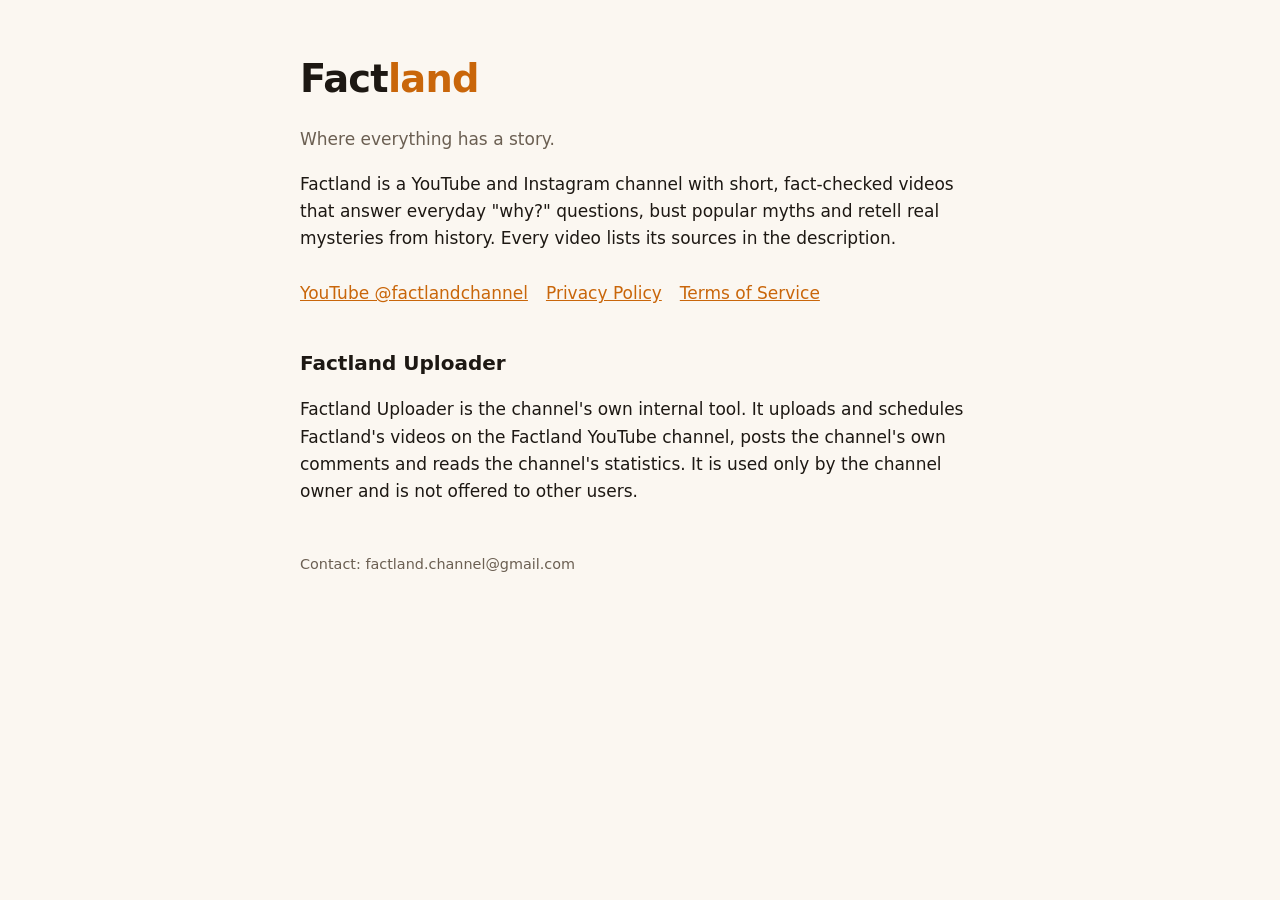
<file: index.html>
<!doctype html><html lang="en"><head><meta charset="utf-8"><meta name="viewport" content="width=device-width,initial-scale=1">
<meta name="google-site-verification" content="33D9BxLILlJQDvkstkVn_aLGIqGH-EaWR2Io2ZAVgOM" />
<title>Factland</title><link rel="stylesheet" href="style.css"></head><body><main>
<h1>Fact<b>land</b></h1><p class="mut">Where everything has a story.</p>
<p>Factland is a YouTube and Instagram channel with short, fact-checked videos that answer everyday "why?" questions, bust popular myths and retell real mysteries from history. Every video lists its sources in the description.</p>
<nav><a href="https://www.youtube.com/@factlandchannel">YouTube @factlandchannel</a><a href="privacy.html">Privacy Policy</a><a href="terms.html">Terms of Service</a></nav>
<h2>Factland Uploader</h2>
<p>Factland Uploader is the channel's own internal tool. It uploads and schedules Factland's videos on the Factland YouTube channel, posts the channel's own comments and reads the channel's statistics. It is used only by the channel owner and is not offered to other users.</p>
<footer>Contact: factland.channel@gmail.com</footer></main></body></html>
</file>
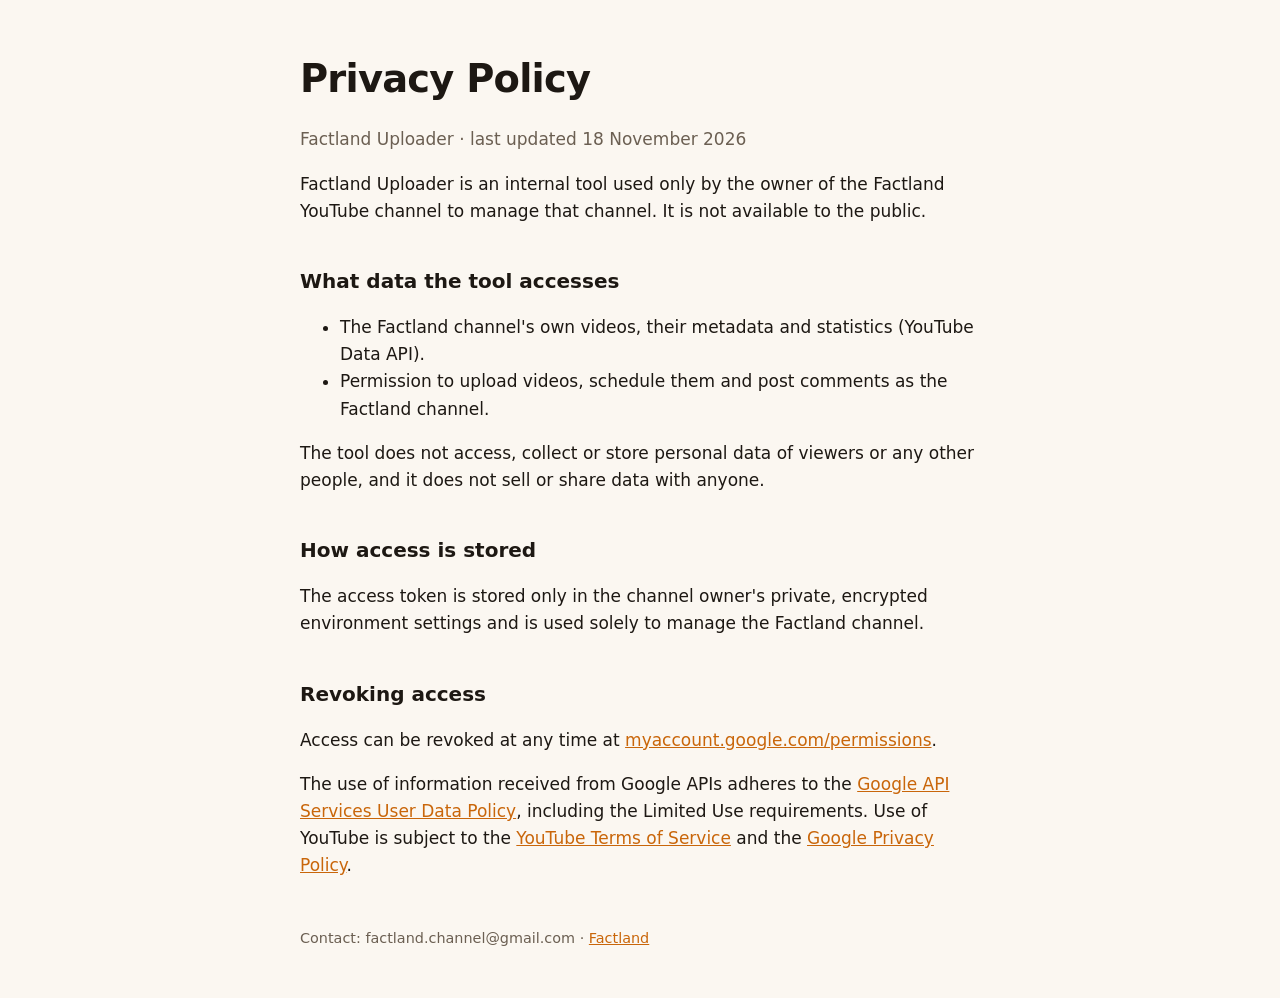
<file: privacy.html>
<!doctype html><html lang="en"><head><meta charset="utf-8"><meta name="viewport" content="width=device-width,initial-scale=1">
<title>Factland Privacy Policy</title><link rel="stylesheet" href="style.css"></head><body><main>
<h1>Privacy Policy</h1><p class="mut">Factland Uploader · last updated 18 November 2026</p>
<p>Factland Uploader is an internal tool used only by the owner of the Factland YouTube channel to manage that channel. It is not available to the public.</p>
<h2>What data the tool accesses</h2>
<ul><li>The Factland channel's own videos, their metadata and statistics (YouTube Data API).</li>
<li>Permission to upload videos, schedule them and post comments as the Factland channel.</li></ul>
<p>The tool does not access, collect or store personal data of viewers or any other people, and it does not sell or share data with anyone.</p>
<h2>How access is stored</h2>
<p>The access token is stored only in the channel owner's private, encrypted environment settings and is used solely to manage the Factland channel.</p>
<h2>Revoking access</h2>
<p>Access can be revoked at any time at <a href="https://myaccount.google.com/permissions">myaccount.google.com/permissions</a>.</p>
<p>The use of information received from Google APIs adheres to the <a href="https://developers.google.com/terms/api-services-user-data-policy">Google API Services User Data Policy</a>, including the Limited Use requirements. Use of YouTube is subject to the <a href="https://www.youtube.com/t/terms">YouTube Terms of Service</a> and the <a href="https://policies.google.com/privacy">Google Privacy Policy</a>.</p>
<footer>Contact: factland.channel@gmail.com · <a href="index.html">Factland</a></footer></main></body></html>
</file>
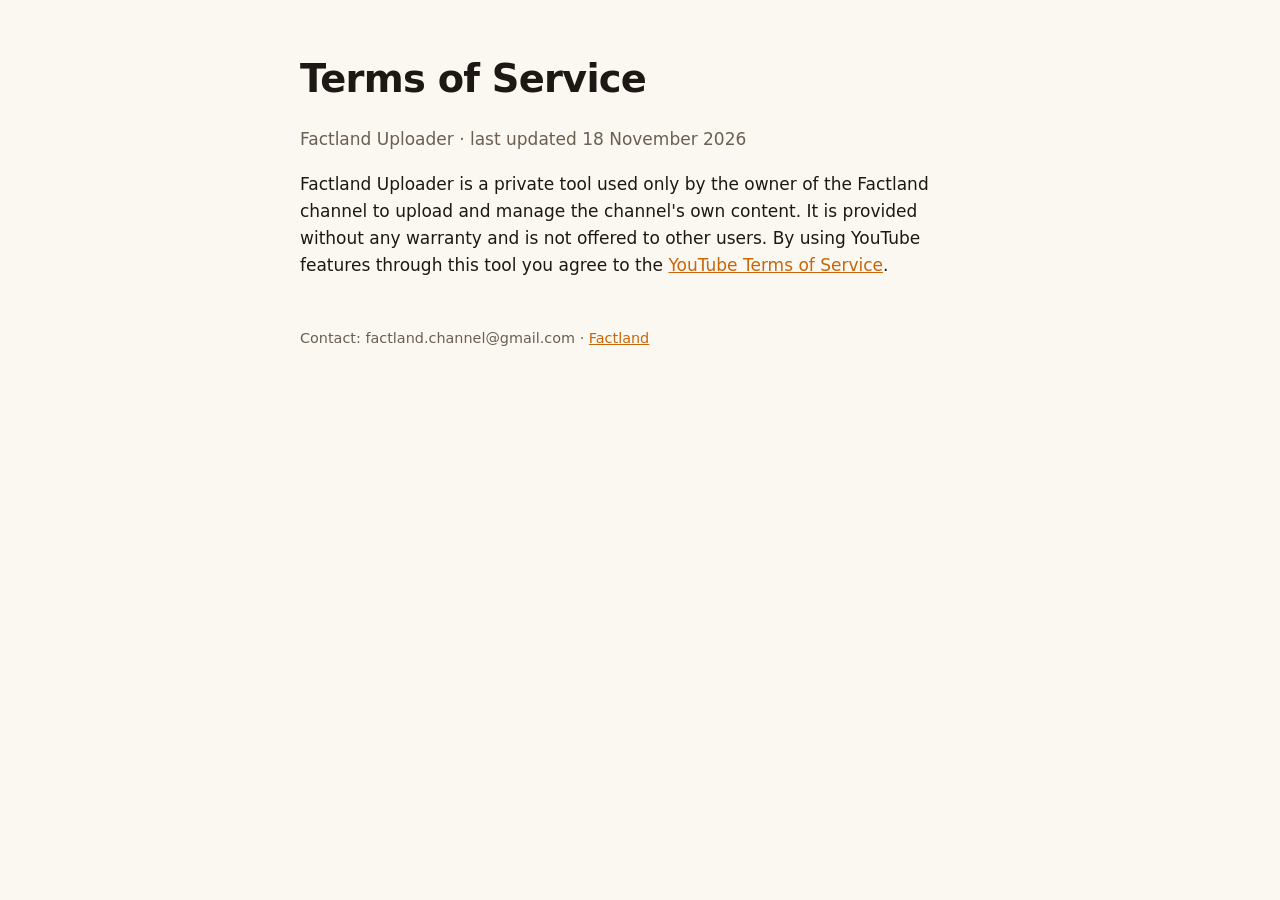
<file: terms.html>
<!doctype html><html lang="en"><head><meta charset="utf-8"><meta name="viewport" content="width=device-width,initial-scale=1">
<title>Factland Terms of Service</title><link rel="stylesheet" href="style.css"></head><body><main>
<h1>Terms of Service</h1><p class="mut">Factland Uploader · last updated 18 November 2026</p>
<p>Factland Uploader is a private tool used only by the owner of the Factland channel to upload and manage the channel's own content. It is provided without any warranty and is not offered to other users. By using YouTube features through this tool you agree to the <a href="https://www.youtube.com/t/terms">YouTube Terms of Service</a>.</p>
<footer>Contact: factland.channel@gmail.com · <a href="index.html">Factland</a></footer></main></body></html>
</file>
<file: style.css>
:root{--bg:#14110f;--fg:#f4eee6;--mut:#b5aa9c;--acc:#f08a24}
@media (prefers-color-scheme:light){:root{--bg:#fbf7f1;--fg:#1d1813;--mut:#6b5f52;--acc:#c9660a}}
*{box-sizing:border-box}body{margin:0;background:var(--bg);color:var(--fg);font:17px/1.6 system-ui,-apple-system,Segoe UI,Roboto,sans-serif}
main{max-width:720px;margin:0 auto;padding:48px 20px}h1{font-size:2.4rem;margin:0 0 .2em;letter-spacing:-.02em}h1 b{color:var(--acc)}
h2{margin-top:2em;font-size:1.25rem}p,li{color:var(--fg)}.mut{color:var(--mut)}a{color:var(--acc)}
nav{display:flex;gap:18px;margin-top:28px;flex-wrap:wrap}footer{margin-top:48px;color:var(--mut);font-size:.9rem}
</file>
